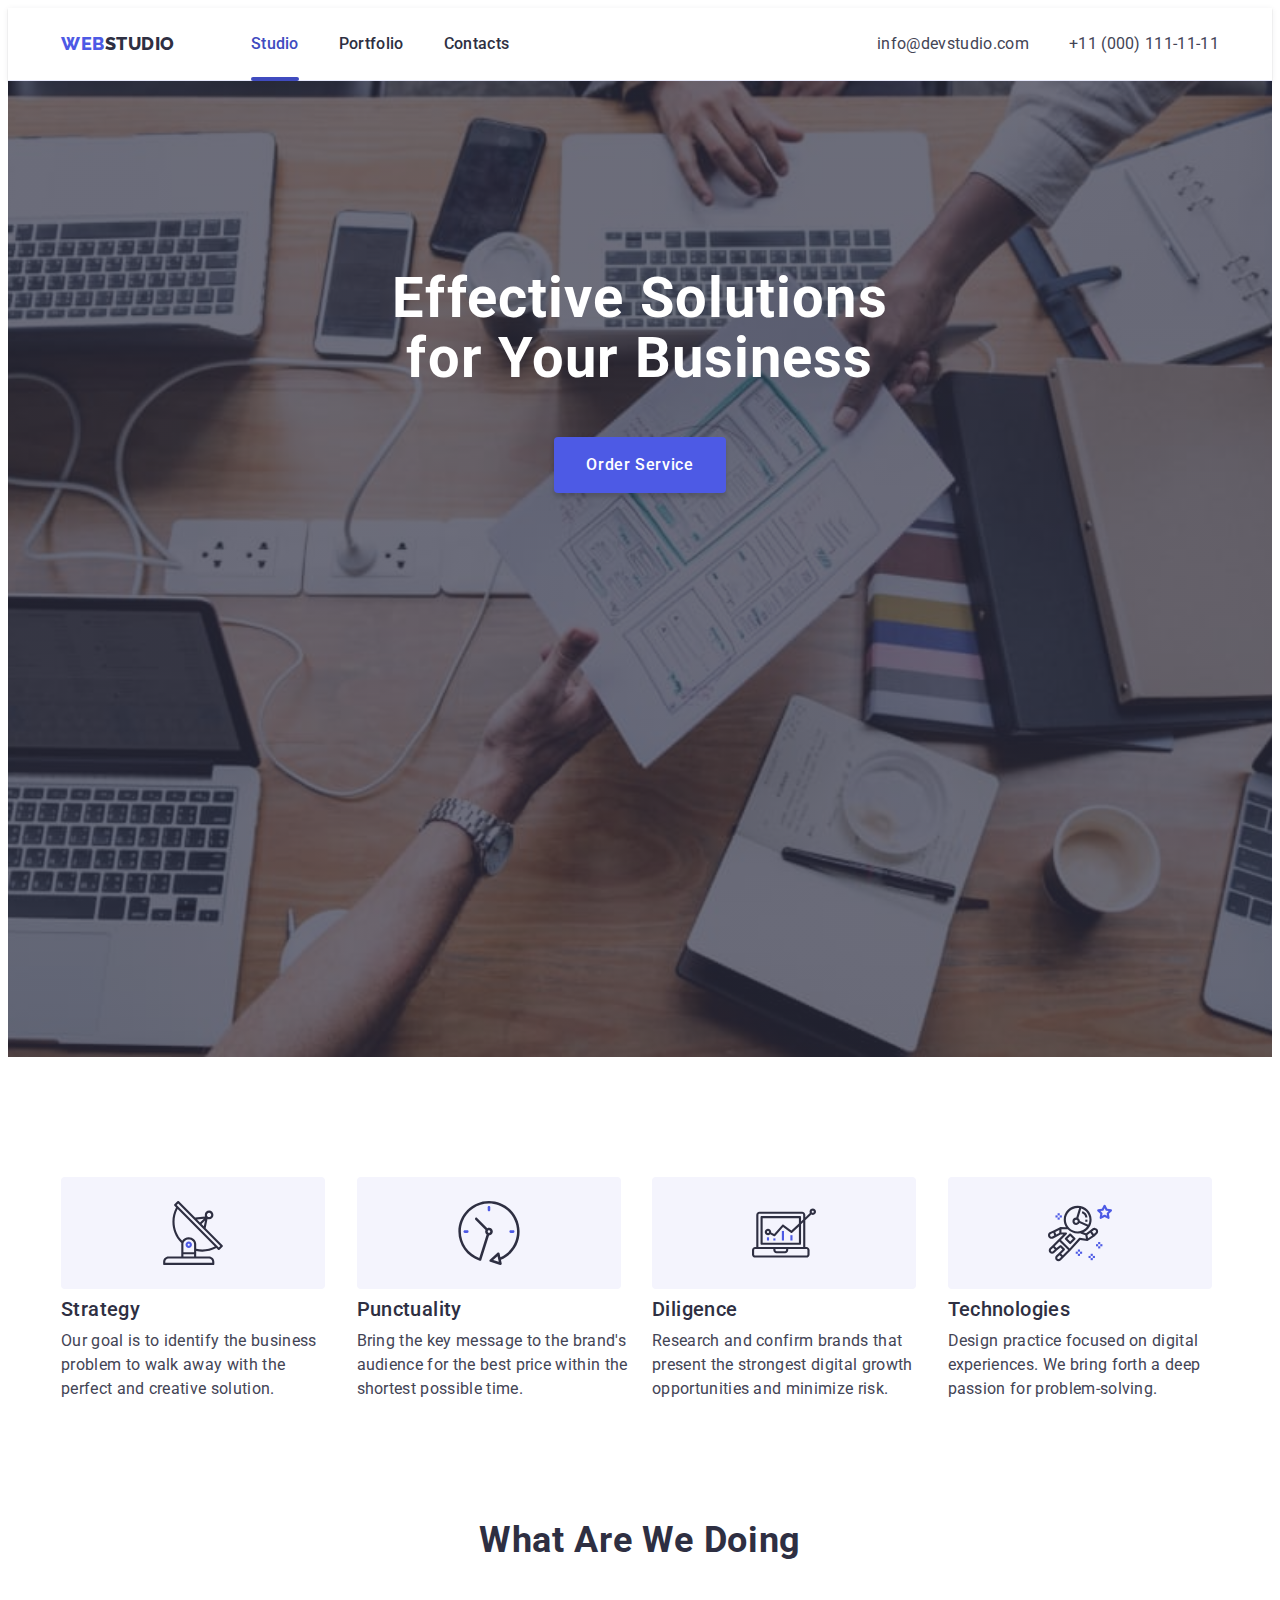
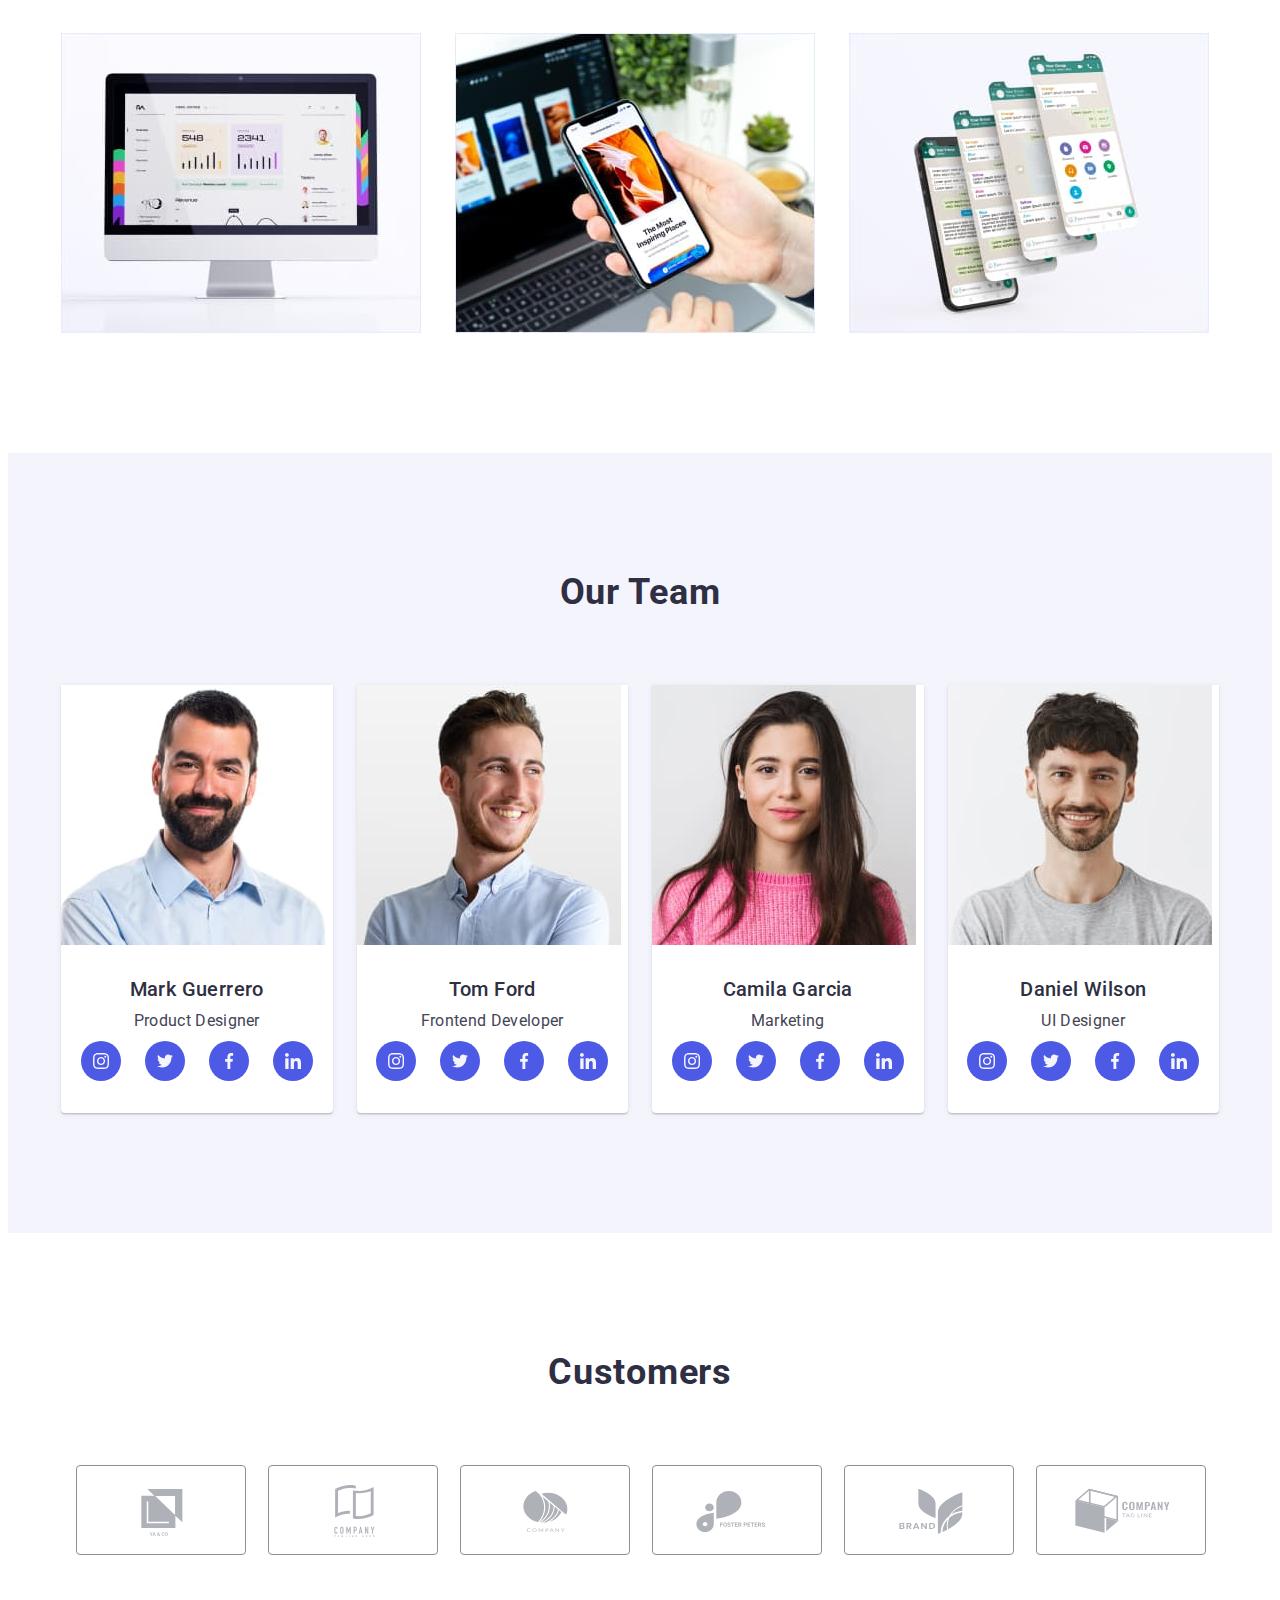
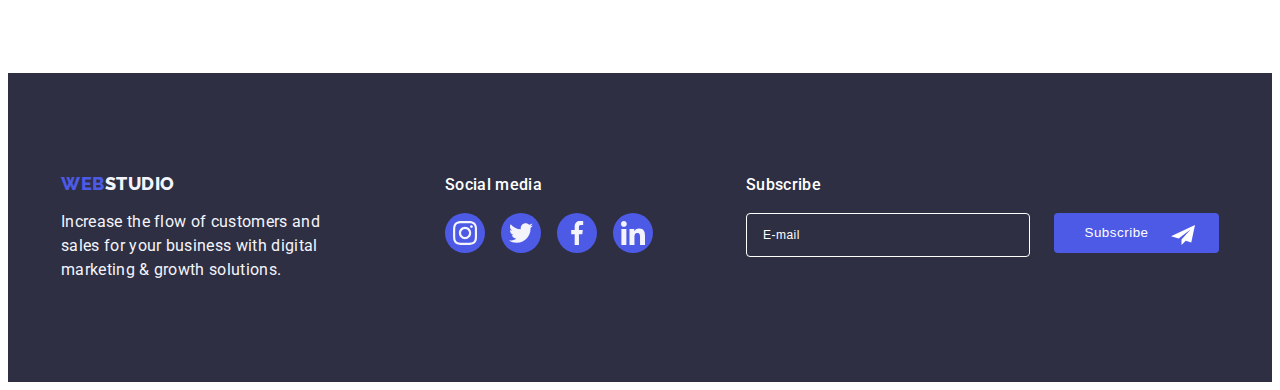
<file: index.html>
<!DOCTYPE html>
<html lang="en">
  <head>
    <meta charset="UTF-8" />
    <meta http-equiv="X-UA-Compatible" content="IE=edge" />
    <meta name="viewport" content="width=device-width, initial-scale=1.0" />
    <title>Web Studio</title>
    <link rel="preconnect" href="https://fonts.googleapis.com" />
    <link rel="preconnect" href="https://fonts.gstatic.com" crossorigin />
    <link
      href="https://fonts.googleapis.com/css2?family=Raleway:wght@800&family=Roboto:wght@400;500;700;900&display=swap"
      rel="stylesheet"
    />
    <link
      rel="stylesheet"
      href="https://cdnjs.cloudflare.com/ajax/libs/modern-normalize/1.1.0/modern-normalize.min.css"
      integrity="sha512-wpPYUAdjBVSE4KJnH1VR1HeZfpl1ub8YT/NKx4PuQ5NmX2tKuGu6U/JRp5y+Y8XG2tV+wKQpNHVUX03MfMFn9Q=="
      crossorigin="anonymous"
      referrerpolicy="no-referrer"
    />
    <link rel="stylesheet" href="./css/styles.css" />
  </head>
  <body>
    <!-- Шапка сайту -->

    <header class="header">
      <div class="container header-container">
        <nav class="header-navigation">
          <a href="./index.html" class="header-logo logo link"
            >Web<span class="logo-design">Studio</span></a
          >
          <ul class="header-list list">
            <li class="header-item">
              <a class="header-link header-link-active link" href="./index.html"
                >Studio</a
              >
            </li>
            <li class="header-item">
              <a class="header-link link" href="./portfolio.html">Portfolio</a>
            </li>
            <li class="header-item">
              <a class="header-link link" href="">Contacts</a>
            </li>
          </ul>
        </nav>
        <address class="header-address">
          <ul class="list">
            <li>
              <a
                class="header-address-link link"
                href="mailto:info@devstudio.com"
                >info@devstudio.com</a
              >
            </li>
            <li>
              <a class="header-address-link link" href="tel:+110001111111"
                >+11 (000) 111-11-11</a
              >
            </li>
          </ul>
        </address>
      </div>
    </header>
    <!-- Унікальний контент -->
    <main>
      <!-- Герой -->

      <section class="hero">
        <div class="container">
          <h1 class="hero-title">Effective Solutions for Your Business</h1>
          <button type="button" class="hero-btn btn" data-modal-open>
            Order Service
          </button>
        </div>
      </section>

      <!-- Переваги -->

      <section class="advantages section">
        <div class="container">
          <h2 class="title" hidden>our info</h2>
          <ul class="advantages-list list">
            <li class="advantages-item">
              <div class="advantages-icon">
                <svg class="team-soc-icon" width="64" height="64">
                  <use href="./images/icons.svg#icon-antenna"></use>
                </svg>
              </div>
              <h3 class="title-text">Strategy</h3>
              <p class="advantages-text text">
                Our goal is to identify the business problem to walk away with
                the perfect and creative solution.
              </p>
            </li>
            <li class="advantages-item">
              <div class="advantages-icon">
                <svg class="team-soc-icon" width="64" height="64">
                  <use href="./images/icons.svg#icon-clock"></use>
                </svg>
              </div>
              <h3 class="title-text">Punctuality</h3>
              <p class="advantages-text text">
                Bring the key message to the brand's audience for the best price
                within the shortest possible time.
              </p>
            </li>
            <li class="advantages-item">
              <div class="advantages-icon">
                <svg class="team-soc-icon" width="64" height="64">
                  <use href="./images/icons.svg#icon-diagram"></use>
                </svg>
              </div>
              <h3 class="title-text">Diligence</h3>
              <p class="advantages-text text">
                Research and confirm brands that present the strongest digital
                growth opportunities and minimize risk.
              </p>
            </li>
            <li class="advantages-item">
              <div class="advantages-icon">
                <svg class="team-soc-icon" width="64" height="64">
                  <use href="./images/icons.svg#icon-astronaut"></use>
                </svg>
              </div>
              <h3 class="title-text">Technologies</h3>
              <p class="advantages-text text">
                Design practice focused on digital experiences. We bring forth a
                deep passion for problem-solving.
              </p>
            </li>
          </ul>
        </div>
      </section>

      <!-- Чим ми займаємось -->

      <section class="about">
        <div class="container">
          <h2 class="about-title title">What are we doing</h2>
          <ul class="about-list list">
            <li class="about-item">
              <img
                src="./images/monitor.jpg"
                alt="Monitor photo"
                width="360"
                height="300"
              />
            </li>
            <li class="about-item">
              <img
                src="./images/phone.jpg"
                alt="Phone photo"
                width="360"
                height="300"
              />
            </li>
            <li class="about-item">
              <img
                src="./images/phone-slide.jpg"
                alt="Phone-slide photo"
                width="360"
                height="300"
              />
            </li>
          </ul>
        </div>
      </section>

      <!-- Наша команда -->

      <section class="team section">
        <div class="container">
          <h2 class="team-title title">Our Team</h2>
          <ul class="team-list list">
            <li class="team-item">
              <img
                src="./images/product-designer.jpg"
                alt="team member photo"
                width="264"
                height="260"
              />
              <div class="team-text-container">
                <h3 class="team-title-photo">Mark Guerrero</h3>
                <p class="team-text text">Product Designer</p>
                <ul class="team-soc-list list">
                  <li class="team-soc-item">
                    <a class="team-soc-link link" href="">
                      <svg class="team-soc-icon" width="16" height="16">
                        <use href="./images/icons.svg#icon-instagram"></use>
                      </svg>
                    </a>
                  </li>
                  <li class="team-soc-item">
                    <a class="team-soc-link link" href="">
                      <svg class="team-soc-icon" width="16" height="16">
                        <use href="./images/icons.svg#icon-twitter"></use>
                      </svg>
                    </a>
                  </li>
                  <li class="team-soc-item">
                    <a class="team-soc-link link" href="">
                      <svg class="team-soc-icon" width="16" height="16">
                        <use href="./images/icons.svg#icon-facebook"></use>
                      </svg>
                    </a>
                  </li>
                  <li class="team-soc-item">
                    <a class="team-soc-link link" href="">
                      <svg class="team-soc-icon" width="16" height="16">
                        <use href="./images/icons.svg#icon-linkedin"></use>
                      </svg>
                    </a>
                  </li>
                </ul>
              </div>
            </li>
            <li class="team-item">
              <img
                src="./images/frontend-developer.jpg"
                alt="team member photo"
                width="264"
                height="260"
              />
              <div class="team-text-container">
                <h3 class="team-title-photo">Tom Ford</h3>
                <p class="team-text text">Frontend Developer</p>
                <ul class="team-soc-list list">
                  <li class="team-soc-item">
                    <a class="team-soc-link link" href="">
                      <svg class="team-soc-icon" width="16" height="16">
                        <use href="./images/icons.svg#icon-instagram"></use>
                      </svg>
                    </a>
                  </li>
                  <li class="team-soc-item">
                    <a class="team-soc-link link" href="">
                      <svg class="team-soc-icon" width="16" height="16">
                        <use href="./images/icons.svg#icon-twitter"></use>
                      </svg>
                    </a>
                  </li>
                  <li class="team-soc-item">
                    <a class="team-soc-link link" href="">
                      <svg class="team-soc-icon" width="16" height="16">
                        <use href="./images/icons.svg#icon-facebook"></use>
                      </svg>
                    </a>
                  </li>
                  <li class="team-soc-item">
                    <a class="team-soc-link link" href="">
                      <svg class="team-soc-icon" width="16" height="16">
                        <use href="./images/icons.svg#icon-linkedin"></use>
                      </svg>
                    </a>
                  </li>
                </ul>
              </div>
            </li>
            <li class="team-item">
              <img
                src="./images/marketing.jpg"
                alt="team member photo"
                width="264"
                height="260"
              />
              <div class="team-text-container">
                <h3 class="team-title-photo">Camila Garcia</h3>
                <p class="team-text text">Marketing</p>
                <ul class="team-soc-list list">
                  <li class="team-soc-item">
                    <a class="team-soc-link link" href="">
                      <svg class="team-soc-icon" width="16" height="16">
                        <use href="./images/icons.svg#icon-instagram"></use>
                      </svg>
                    </a>
                  </li>
                  <li class="team-soc-item">
                    <a class="team-soc-link link" href="">
                      <svg class="team-soc-icon" width="16" height="16">
                        <use href="./images/icons.svg#icon-twitter"></use>
                      </svg>
                    </a>
                  </li>
                  <li class="team-soc-item">
                    <a class="team-soc-link link" href="">
                      <svg class="team-soc-icon" width="16" height="16">
                        <use href="./images/icons.svg#icon-facebook"></use>
                      </svg>
                    </a>
                  </li>
                  <li class="team-soc-item">
                    <a class="team-soc-link link" href="">
                      <svg class="team-soc-icon" width="16" height="16">
                        <use href="./images/icons.svg#icon-linkedin"></use>
                      </svg>
                    </a>
                  </li>
                </ul>
              </div>
            </li>
            <li class="team-item">
              <img
                src="./images/ui-designer.jpg"
                alt="team member photo"
                width="264"
                height="260"
              />
              <div class="team-text-container">
                <h3 class="team-title-photo">Daniel Wilson</h3>
                <p class="team-text text">UI Designer</p>
                <ul class="team-soc-list list">
                  <li class="team-soc-item">
                    <a class="team-soc-link link" href="">
                      <svg class="team-soc-icon" width="16" height="16">
                        <use href="./images/icons.svg#icon-instagram"></use>
                      </svg>
                    </a>
                  </li>
                  <li class="team-soc-item">
                    <a class="team-soc-link link" href="">
                      <svg class="team-soc-icon" width="16" height="16">
                        <use href="./images/icons.svg#icon-twitter"></use>
                      </svg>
                    </a>
                  </li>
                  <li class="team-soc-item">
                    <a class="team-soc-link link" href="">
                      <svg class="team-soc-icon" width="16" height="16">
                        <use href="./images/icons.svg#icon-facebook"></use>
                      </svg>
                    </a>
                  </li>
                  <li class="team-soc-item">
                    <a class="team-soc-link link" href="">
                      <svg class="team-soc-icon" width="16" height="16">
                        <use href="./images/icons.svg#icon-linkedin"></use>
                      </svg>
                    </a>
                  </li>
                </ul>
              </div>
            </li>
          </ul>
        </div>
      </section>

      <!-- Клієнти -->

      <section class="customers section">
        <div class="container">
          <h2 class="castomers-title title">Customers</h2>
          <ul class="castomers-list list">
            <li class="castomers-item">
              <a class="castomers-link link" href="">
                <svg class="castomers-icon" width="104" height="56">
                  <use href="./images/icons.svg#icon-Logo"></use>
                </svg>
              </a>
            </li>
            <li class="castomers-item">
              <a class="castomers-link link" href="">
                <svg class="castomers-icon" width="104" height="56">
                  <use href="./images/icons.svg#icon-Logo1"></use>
                </svg>
              </a>
            </li>
            <li class="castomers-item">
              <a class="castomers-link link" href="">
                <svg class="castomers-icon" width="104" height="56">
                  <use href="./images/icons.svg#icon-Logo2"></use>
                </svg>
              </a>
            </li>
            <li class="castomers-item">
              <a class="castomers-link link" href="">
                <svg class="castomers-icon" width="104" height="56">
                  <use href="./images/icons.svg#icon-Logo3"></use>
                </svg>
              </a>
            </li>
            <li class="castomers-item">
              <a class="castomers-link link" href="">
                <svg class="castomers-icon" width="104" height="56">
                  <use href="./images/icons.svg#icon-Logo4"></use>
                </svg>
              </a>
            </li>
            <li class="castomers-item">
              <a class="castomers-link link" href="">
                <svg class="castomers-icon" width="104" height="56">
                  <use href="./images/icons.svg#icon-Logo5"></use>
                </svg>
              </a>
            </li>
          </ul>
        </div>
      </section>
    </main>
    <!-- Футер -->
    <footer class="footer">
      <div class="container footer-container">
        <div class="footer-wrap-logo">
          <a class="footer-logo logo link" href="./index.html"
            >Web<span class="footer-logo-design">Studio</span>
          </a>
          <p class="footer-text text">
            Increase the flow of customers and sales for your business with
            digital marketing & growth solutions.
          </p>
        </div>
        <div class="footer-wrap-soc">
          <p class="footer-soc-text text">Social media</p>
          <ul class="footer-soc-list list">
            <li class="footer-soc-item">
              <a class="footer-soc-link link" href="">
                <svg class="footer-soc-icon" width="24" height="24">
                  <use href="./images/icons.svg#icon-instagram"></use>
                </svg>
              </a>
            </li>
            <li class="footer-soc-item">
              <a class="footer-soc-link link" href="">
                <svg class="footer-soc-icon" width="24" height="24">
                  <use href="./images/icons.svg#icon-twitter"></use>
                </svg>
              </a>
            </li>
            <li class="footer-soc-item">
              <a class="footer-soc-link link" href="">
                <svg class="footer-soc-icon" width="24" height="24">
                  <use href="./images/icons.svg#icon-facebook"></use>
                </svg>
              </a>
            </li>
            <li class="footer-soc-item">
              <a class="footer-soc-link link" href="">
                <svg class="footer-soc-icon" width="24" height="24">
                  <use href="./images/icons.svg#icon-linkedin"></use>
                </svg>
              </a>
            </li>
          </ul>
        </div>
        <div class="footer-wrap-form">
          <p class="footer-form-title text">Subscribe</p>
          <form class="footer-form">
            <div class="footer-input-wrap">
              <label for="mail"></label>
              <input
                type="email"
                class="footer-form-input"
                name="user-email"
                id="mail"
                placeholder="E-mail"
                required
              />
            </div>
            <div class="footer-btn-wrap">
              <button type="submit" class="footer-form-btn">Subscribe</button>
              <svg class="footer-btn-icon" width="24" height="24">
                <use href="./images/icons.svg#icon-frame"></use>
              </svg>
            </div>
          </form>
        </div>
      </div>
    </footer>
    <!-- Модальне вікно -->
    <div class="backdrop is-hidden" data-modal>
      <div class="modal">
        <button type="button" class="button-modal-btn" data-modal-close>
          <svg class="modal-btn" width="8" height="8">
            <use href="./images/icons.svg#icon-close-black"></use>
          </svg>
        </button>

        <!-- Форма -->

        <p class="modal-title">Leave your contacts and we will call you back</p>
        <form class="modal-form">
          <div class="modal-field">
            <label for="user-name" class="input-text">Name</label>
            <div class="input-wrap">
              <input
                type="text"
                class="modal-input"
                name="user-name"
                id="user-name"
                required
              />
              <svg class="modal-icon" width="18" height="18">
                <use href="./images/icons.svg#icon-person"></use>
              </svg>
            </div>
          </div>
          <div class="modal-field">
            <label for="user-phone" class="input-text">Phone</label>
            <div class="input-wrap">
              <input
                type="tel"
                class="modal-input"
                name="user-phone"
                id="user-phone"
                required
              />
              <svg class="modal-icon" width="18" height="24">
                <use href="./images/icons.svg#icon-phone"></use>
              </svg>
            </div>
          </div>
          <div class="modal-field">
            <label for="user-email" class="input-text">Email</label>
            <div class="input-wrap">
              <input
                type="email"
                class="modal-input"
                name="user-email"
                id="user-email"
                required
              />
              <svg class="modal-icon" width="18" height="24">
                <use href="./images/icons.svg#icon-email"></use>
              </svg>
            </div>
          </div>
          <div class="modal-comment-wrap">
            <label for="user-comment" class="input-text">Comment</label>
            <textarea
              name="user-comment"
              id="user-comment"
              class="modal-textarea"
              placeholder="Text input"
            ></textarea>
          </div>
          <div class="modal-checkbox">
            <input
              type="checkbox"
              name="privacy"
              id="privacy"
              class="input-check visually-hidden"
              value="true"
              required
            />
            <label for="privacy" class="check-text">
              <span>
                <svg class="privacy-icon" width="10" height="8">
                  <use href="./images/icons.svg#icon-vector"></use>
                </svg>
              </span>
              I accept the terms and conditions of the &nbsp;<a
                class="privacy-text"
                href=""
                >Privacy Policy</a
              >
            </label>
          </div>
          <button type="submit" class="modal-buttom">Send</button>
        </form>
      </div>
    </div>
    <script src="./js/modal.js"></script>
  </body>
</html>
</file>
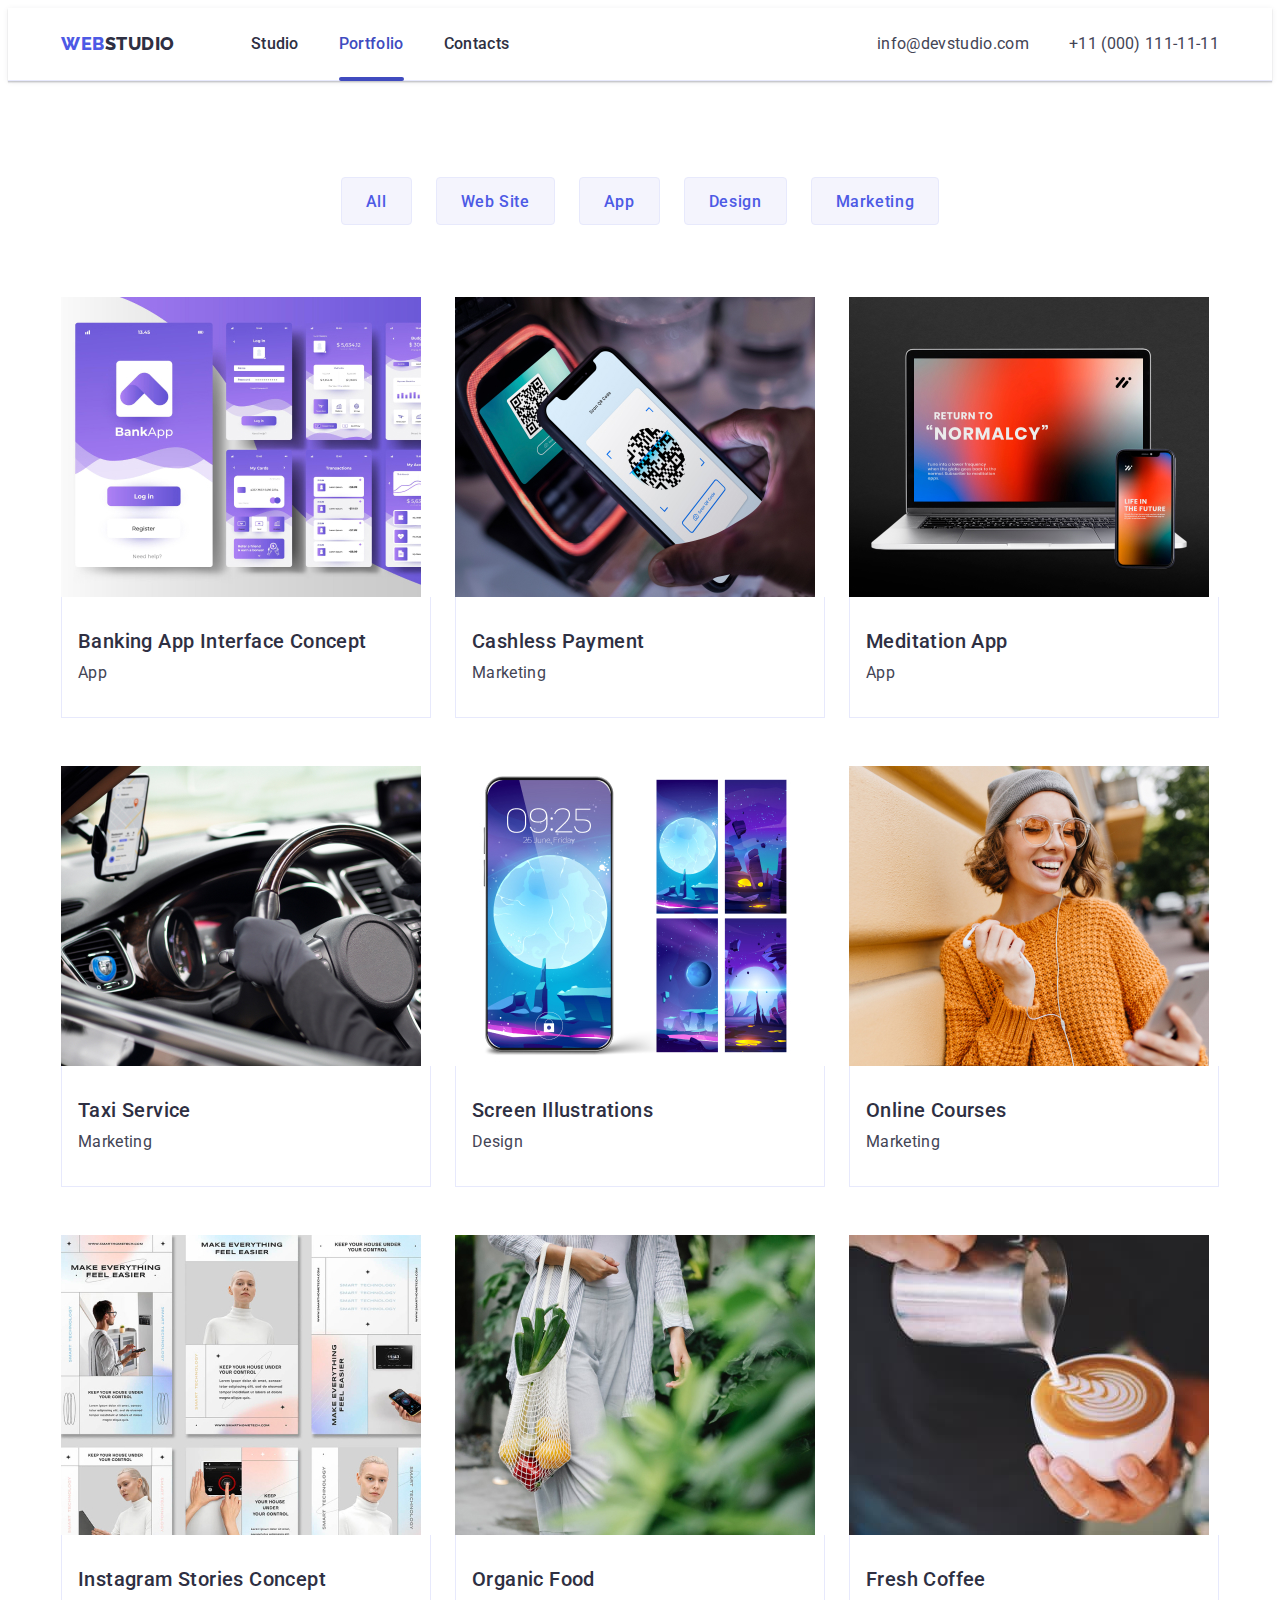
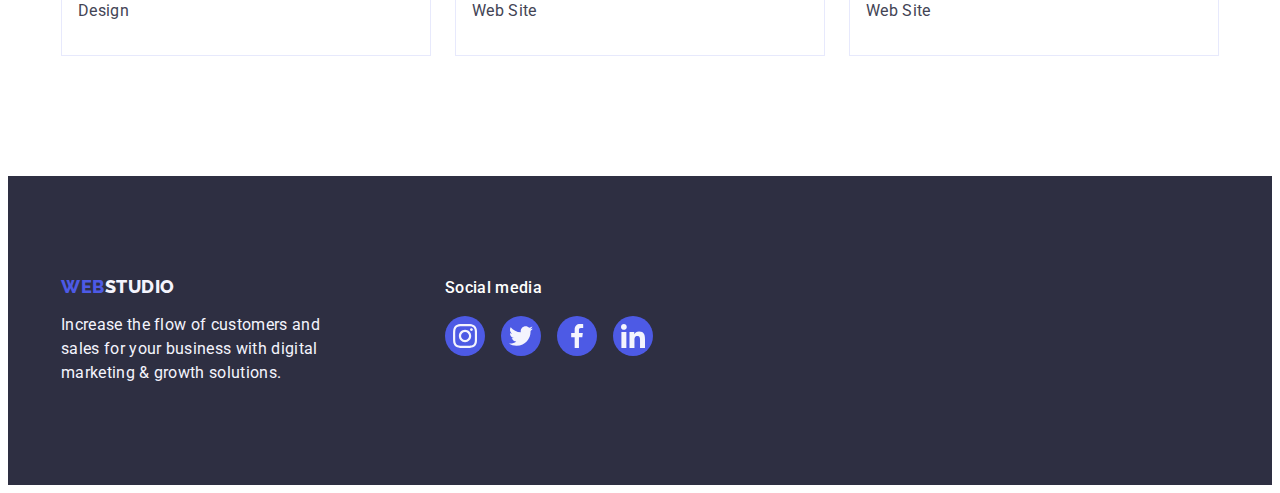
<file: portfolio.html>
<!DOCTYPE html>
<html lang="en">
  <head>
    <meta charset="UTF-8" />
    <meta http-equiv="X-UA-Compatible" content="IE=edge" />
    <meta name="viewport" content="width=device-width, initial-scale=1.0" />
    <title>Portfolio</title>
    <link rel="preconnect" href="https://fonts.googleapis.com" />
    <link rel="preconnect" href="https://fonts.gstatic.com" crossorigin />
    <link
      href="https://fonts.googleapis.com/css2?family=Raleway:wght@800&family=Roboto:wght@400;500;700;900&display=swap"
      rel="stylesheet"
    />
    <link
      rel="stylesheet"
      href="https://cdnjs.cloudflare.com/ajax/libs/modern-normalize/1.1.0/modern-normalize.min.css"
      integrity="sha512-wpPYUAdjBVSE4KJnH1VR1HeZfpl1ub8YT/NKx4PuQ5NmX2tKuGu6U/JRp5y+Y8XG2tV+wKQpNHVUX03MfMFn9Q=="
      crossorigin="anonymous"
      referrerpolicy="no-referrer"
    />
    <link rel="stylesheet" href="./css/styles.css" />
  </head>
  <body>
    <!-- Шапка сайту -->
    <header class="header header-portfolio">
      <div class="container header-container">
        <nav class="header-navigation">
          <a href="./index.html" class="header-logo logo link"
            >Web<span class="logo-design">Studio</span></a
          >
          <ul class="header-list list">
            <li class="header-item">
              <a class="header-link link" href="./index.html">Studio</a>
            </li>
            <li class="header-item">
              <a
                class="header-link header-link-active link"
                href="./portfolio.html"
                >Portfolio</a
              >
            </li>
            <li class="header-item">
              <a class="header-link link" href="">Contacts</a>
            </li>
          </ul>
        </nav>
        <address class="header-address">
          <ul class="list">
            <li>
              <a
                class="header-address-link link"
                href="mailto:info@devstudio.com"
                >info@devstudio.com</a
              >
            </li>
            <li>
              <a class="header-address-link link" href="tel:+110001111111"
                >+11 (000) 111-11-11</a
              >
            </li>
          </ul>
        </address>
      </div>
    </header>
    <!-- Унікальний контент -->
    <main>
      <!-- Секція фільтрів по проектам -->
      <section class="portfolio">
        <div class="container">
          <h1 class="hero-title" hidden>List of projects</h1>
          <ul class="filter-list list">
            <li class="filter-item">
              <button type="button" class="filter-btn btn">All</button>
            </li>
            <li class="filter-item">
              <button type="button" class="filter-btn btn">Web Site</button>
            </li>
            <li class="filter-item">
              <button type="button" class="filter-btn btn">App</button>
            </li>
            <li class="filter-item">
              <button type="button" class="filter-btn btn">Design</button>
            </li>
            <li class="filter-item">
              <button type="button" class="filter-btn btn">Marketing</button>
            </li>
          </ul>
          <!-- Секція проектів -->
          <ul class="gallery-list list">
            <li class="gallery-item">
              <a class="gallery-link link" href="">
                <div class="gallery-cover-wrap">
                  <img
                    src="./images/project1.jpg"
                    class="advantages-text text"
                    alt="Banking App"
                    width="360"
                    height="300"
                  />
                  <p class="gallery-top-text">
                    14 Stylish and User-Friendly App Design Concepts · Task
                    Manager App · Calorie Tracker App · Exotic Fruit Ecommerce
                    App · Cloud Storage App
                  </p>
                </div>
                <div class="text-photo">
                  <h2 class="title-text galery-title">
                    Banking App Interface Concept
                  </h2>
                  <p class="galery-text text">App</p>
                </div></a
              >
            </li>
            <li class="gallery-item">
              <a class="gallery-link link" href="">
                <div class="gallery-cover-wrap">
                  <img
                    src="./images/project2.jpg"
                    alt="Payment"
                    width="360"
                    height="300"
                  />
                  <p class="gallery-top-text">
                    14 Stylish and User-Friendly App Design Concepts · Task
                    Manager App · Calorie Tracker App · Exotic Fruit Ecommerce
                    App · Cloud Storage App
                  </p>
                </div>
                <div class="text-photo">
                  <h2 class="title-text galery-title">Cashless Payment</h2>
                  <p class="galery-text text">Marketing</p>
                </div>
              </a>
            </li>
            <li class="gallery-item">
              <a class="gallery-link link" href="">
                <div class="gallery-cover-wrap">
                  <img
                    src="./images/project3.jpg"
                    alt="Meditation App"
                    width="360"
                    height="300"
                  />
                  <p class="gallery-top-text">
                    14 Stylish and User-Friendly App Design Concepts · Task
                    Manager App · Calorie Tracker App · Exotic Fruit Ecommerce
                    App · Cloud Storage App
                  </p>
                </div>
                <div class="text-photo">
                  <h2 class="title-text galery-title">Meditation App</h2>
                  <p class="galery-text text">App</p>
                </div>
              </a>
            </li>
            <li class="gallery-item">
              <a class="gallery-link link" href="">
                <div class="gallery-cover-wrap">
                  <img
                    src="./images/project4.jpg"
                    alt="car"
                    width="360"
                    height="300"
                  />
                  <p class="gallery-top-text">
                    14 Stylish and User-Friendly App Design Concepts · Task
                    Manager App · Calorie Tracker App · Exotic Fruit Ecommerce
                    App · Cloud Storage App
                  </p>
                </div>
                <div class="text-photo">
                  <h2 class="title-text galery-title">Taxi Service</h2>
                  <p class="galery-text text">Marketing</p>
                </div>
              </a>
            </li>
            <li class="gallery-item">
              <a class="gallery-link link" href="">
                <div class="gallery-cover-wrap">
                  <img
                    src="./images/project5.jpg"
                    alt="phone"
                    width="360"
                    height="300"
                  />
                  <p class="gallery-top-text">
                    14 Stylish and User-Friendly App Design Concepts · Task
                    Manager App · Calorie Tracker App · Exotic Fruit Ecommerce
                    App · Cloud Storage App
                  </p>
                </div>
                <div class="text-photo">
                  <h2 class="title-text galery-title">Screen Illustrations</h2>
                  <p class="galery-text text">Design</p>
                </div>
              </a>
            </li>
            <li class="gallery-item">
              <a class="gallery-link link" href="">
                <div class="gallery-cover-wrap">
                  <img
                    src="./images/project6.jpg"
                    alt="girl with phone"
                    width="360"
                    height="300"
                  />
                  <p class="gallery-top-text">
                    14 Stylish and User-Friendly App Design Concepts · Task
                    Manager App · Calorie Tracker App · Exotic Fruit Ecommerce
                    App · Cloud Storage App
                  </p>
                </div>
                <div class="text-photo">
                  <h2 class="title-text galery-title">Online Courses</h2>
                  <p class="galery-text text">Marketing</p>
                </div>
              </a>
            </li>
            <li class="gallery-item">
              <a class="gallery-link link" href="">
                <div class="gallery-cover-wrap">
                  <img
                    src="./images/project7.jpg"
                    alt=" concept design"
                    width="360"
                    height="300"
                  />
                  <p class="gallery-top-text">
                    14 Stylish and User-Friendly App Design Concepts · Task
                    Manager App · Calorie Tracker App · Exotic Fruit Ecommerce
                    App · Cloud Storage App
                  </p>
                </div>
                <div class="text-photo">
                  <h2 class="title-text galery-title">
                    Instagram Stories Concept
                  </h2>
                  <p class="galery-text text">Design</p>
                </div>
              </a>
            </li>
            <li class="gallery-item">
              <a class="gallery-link link" href="">
                <div class="gallery-cover-wrap">
                  <img
                    src="./images/project8.jpg"
                    alt="products"
                    width="360"
                    height="300"
                  />
                  <p class="gallery-top-text">
                    14 Stylish and User-Friendly App Design Concepts · Task
                    Manager App · Calorie Tracker App · Exotic Fruit Ecommerce
                    App · Cloud Storage App
                  </p>
                </div>
                <div class="text-photo">
                  <h2 class="title-text galery-title">Organic Food</h2>
                  <p class="galery-text text">Web Site</p>
                </div>
              </a>
            </li>
            <li class="gallery-item">
              <a class="gallery-link link" href="">
                <div class="gallery-cover-wrap">
                  <img
                    src="./images/project9.jpg"
                    alt="cup of coffee"
                    width="360"
                    height="300"
                  />
                  <p class="gallery-top-text">
                    14 Stylish and User-Friendly App Design Concepts · Task
                    Manager App · Calorie Tracker App · Exotic Fruit Ecommerce
                    App · Cloud Storage App
                  </p>
                </div>
                <div class="text-photo">
                  <h2 class="title-text galery-title">Fresh Coffee</h2>
                  <p class="galery-text text">Web Site</p>
                </div>
              </a>
            </li>
          </ul>
        </div>
      </section>
    </main>
    <!-- Футер -->
    <footer class="footer">
      <div class="container footer-container">
        <div class="footer-wrap-logo">
          <a class="footer-logo logo link" href="./index.html"
            >Web<span class="footer-logo-design">Studio</span>
          </a>
          <p class="footer-text text">
            Increase the flow of customers and sales for your business with
            digital marketing & growth solutions.
          </p>
        </div>
        <div class="footer-wrap-soc">
          <p class="footer-soc-text text">Social media</p>
          <ul class="footer-soc-list list">
            <li class="footer-soc-item">
              <a class="footer-soc-link link" href="">
                <svg class="footer-soc-icon" width="24" height="24">
                  <use href="./images/icons.svg#icon-instagram"></use>
                </svg>
              </a>
            </li>
            <li class="footer-soc-item">
              <a class="footer-soc-link link" href="">
                <svg class="footer-soc-icon" width="24" height="24">
                  <use href="./images/icons.svg#icon-twitter"></use>
                </svg>
              </a>
            </li>
            <li class="footer-soc-item">
              <a class="footer-soc-link link" href="">
                <svg class="footer-soc-icon" width="24" height="24">
                  <use href="./images/icons.svg#icon-facebook"></use>
                </svg>
              </a>
            </li>
            <li class="footer-soc-item">
              <a class="footer-soc-link link" href="">
                <svg class="footer-soc-icon" width="24" height="24">
                  <use href="./images/icons.svg#icon-linkedin"></use>
                </svg>
              </a>
            </li>
          </ul>
        </div>
      </div>
    </footer>
  </body>
</html>
</file>
<file: css/styles.css>
:root {
  --main-tittle-color: #2e2f42;
  --color-white: #ffffff;
  --primary-color: #4d5ae5;
  --text-color: #434455;
  --color-hover: #404bbf;
  --color-cloud: #f4f4fd;
  --bg-gradient: linear-gradient(rgba(46, 47, 66, 0.7), rgba(46, 47, 66, 0.7));
}

p,
h1,
h2,
h3,
h4,
h5,
h6 {
  margin: 0;
}

ul {
  margin: 0;
  padding-left: 0;
}

img {
  display: block;
}

body {
  font-family: 'Roboto', sans-serif;
  background-color: var(--color-white);
  color: var(--text-color);
}

.list {
  list-style: none;
}

.link {
  text-decoration: none;
}

.visually-hidden {
  position: absolute;
  width: 1px;
  height: 1px;
  margin: -1px;
  border: 0;
  padding: 0;
  white-space: nowrap;
  clip-path: inset(100%);
  clip: rect(0 0 0 0);
  overflow: hidden;
}

.container {
  width: 1158px;
  padding-left: 15px;
  padding-right: 15px;
  margin: 0 auto;
  /* outline: 2px solid red; */
}

.logo {
  font-family: 'Raleway', sans-serif;
  font-style: normal;
  font-weight: 800;
  font-size: 18px;
  line-height: 1.17;
  display: flex;
  align-items: center;
  letter-spacing: 0.03em;
  text-transform: uppercase;
  color: var(--primary-color);
  transition: color 250ms cubic-bezier(0.4, 0, 0.2, 1);
}

.logo:hover,
.logo:focus {
  color: var(--color-hover);
}

.btn {
  font-family: 'Roboto', sans-serif;
  font-weight: 500;
  font-size: 16px;
  line-height: 1.5;
  align-items: center;
  letter-spacing: 0.04em;
  cursor: pointer;
}

.title {
  font-size: 36px;
  line-height: 1.11;
  text-align: center;
  letter-spacing: 0.02em;
  text-transform: capitalize;
  color: var(--main-tittle-color);
}

.text {
  font-size: 16px;
  line-height: 1.5;
  letter-spacing: 0.02em;
}

.title-text {
  font-weight: 500;
  font-size: 20px;
  line-height: 1.2;
  letter-spacing: 0.02em;
  color: var(--main-tittle-color);
}

.section {
  padding-top: 120px;
  padding-bottom: 120px;
}

/* ---------------Шапка сайту--------------- */

.header {
  padding-top: 24px;
  padding-bottom: 24px;
  border-bottom: 1px solid #e7e9fc;
  box-shadow: 0px 2px 1px rgba(46, 47, 66, 0.08),
    0px 1px 1px rgba(46, 47, 66, 0.16), 0px 1px 6px rgba(46, 47, 66, 0.08);
}

.header-container {
  display: flex;
}

.header-navigation {
  display: flex;
  align-items: center;
  margin-right: auto;
}

.header-logo {
  margin-right: 76px;
}

.logo-design {
  color: var(--main-tittle-color);
}

.header-list {
  display: flex;
  gap: 40px;
  font-weight: 500;
  font-size: 16px;
  line-height: 1.5;
  letter-spacing: 0.02em;
  color: var(--color-cloud);
}

.header-item {
  position: relative;
  /* outline: 2px solid red; */
}

.header-link {
  color: var(--main-tittle-color);
  transition: color 250ms cubic-bezier(0.4, 0, 0.2, 1);
}

.header-link:hover,
.header-link:focus {
  color: var(--color-hover);
}

.header-link-active {
  color: var(--color-hover);
}

.header-link-active::after {
  content: '';
  position: absolute;
  left: 0;
  bottom: -25px;
  width: 100%;
  height: 4px;
  border-radius: 2px;
  background-color: var(--color-hover);
}

.header-address {
  font-style: normal;
  font-weight: 400;
  font-size: 16px;
  line-height: 1.5;
  letter-spacing: 0.02em;
}

.header-address .list {
  display: flex;
  gap: 40px;
}

.header-address-link {
  color: var(--text-color);
  transition: color 250ms cubic-bezier(0.4, 0, 0.2, 1);
}

.header-address-link:hover,
.header-address-link:focus {
  color: var(--color-hover);
}

/* ---------------Герой--------------- */

.hero {
  background-color: var(--main-tittle-color);
  padding-top: 188px;
  padding-bottom: 188px;
  max-width: 1440px;
  height: 600px;
  margin: 0 auto;
  background-image: var(--bg-gradient), url(../images/people-office.jpg);
  background-repeat: no-repeat;
  background-position: center;
  background-size: cover;
  /* outline: 2px solid red; */
}

.hero-title {
  font-weight: 700;
  font-size: 56px;
  line-height: 1.07;
  text-align: center;
  letter-spacing: 0.02em;
  color: var(--color-white);
  margin-bottom: 48px;
  max-width: 496px;
  margin-left: auto;
  margin-right: auto;
}

.hero-btn {
  min-width: 169px;
  height: 56px;
  padding: 16px 32px;
  display: block;
  margin: 0 auto;
  box-shadow: 0px 4px 4px rgba(0, 0, 0, 0.15);
  border-radius: 4px;
  border: transparent;
  color: var(--color-white);
  background-color: var(--primary-color);
  transition: background-color 250ms cubic-bezier(0.4, 0, 0.2, 1);
}

.hero-btn:hover,
.hero-btn:focus {
  background-color: var(--color-hover);
}

/* ---------------Переваги--------------- */

.advantages {
}
.advantages-title {
}
.advantages-list {
  display: flex;
  gap: 24px;
}
.advantages-item {
  width: calc((100% - 72px) / 4);
  /* outline: 2px solid red; */
}

.advantages-item .title-text {
  margin-bottom: 8px;
}
.advantages-title-text {
}
.advantages-text {
  color: var(--text-color);
}

.advantages-icon {
  width: 264px;
  height: 112px;
  border-radius: 4px;
  background-color: var(--color-cloud);
  display: flex;
  align-items: center;
  justify-content: center;
  margin-bottom: 8px;
}

/* ------------Чим ми займаємось------------ */

.about {
  padding-bottom: 120px;
}
.about-title {
  margin-bottom: 72px;
}
.about-list {
  display: flex;
  gap: 24px;
}

.about-item {
  width: calc((100% - 48px) / 3);
}

/* ------------Наша команда------------ */

.team {
  background-color: var(--color-cloud);
}
.team-title {
  margin-bottom: 72px;
}
.team-list {
  display: flex;
  gap: 24px;
}

.team-item {
  width: calc((100% - 72px) / 4);
  background-color: var(--color-white);
  box-shadow: 0px 1px 6px rgba(46, 47, 66, 0.08),
    0px 1px 1px rgba(46, 47, 66, 0.16), 0px 2px 1px rgba(46, 47, 66, 0.08);
  border-radius: 0px 0px 4px 4px;
}
.team-title-photo {
  font-weight: 500;
  font-size: 20px;
  line-height: 1.2;
  text-align: center;
  letter-spacing: 0.02em;
  color: #2e2f42;
  margin-bottom: 8px;
}

.team-text {
  text-align: center;
  color: var(--text-color);
  margin-bottom: 8px;
}

.team-text-container {
  padding: 32px 16px;
}

.team-soc-list {
  display: flex;
  justify-content: center;
  gap: 24px;
}

.team-soc-item {
  width: 40px;
  height: 40px;
}

.team-soc-link {
  width: 100%;
  height: 100%;
  border-radius: 50%;
  background-color: var(--primary-color);
  cursor: pointer;
  display: flex;
  align-items: center;
  justify-content: center;
  transition: background-color 250ms cubic-bezier(0.4, 0, 0.2, 1);
}

.team-soc-link:hover,
.team-soc-link:focus {
  background-color: #404bbf;
}

.team-soc-icon {
  fill: var(--color-cloud);
}

/* -----------Клієнти-------------  */

.castomers-title {
  margin-bottom: 72px;
}

.castomers-list {
  display: flex;
  justify-content: center;
  gap: 24px;
}

.castomers-item {
  width: 168px;
  height: 88px;
}
.castomers-link {
  width: 100%;
  height: 100%;
  cursor: pointer;
  display: flex;
  align-items: center;
  justify-content: center;
  color: #afb1b8;
  border: 1px solid #8e8f99;
  border-radius: 4px;
  transition: color 250ms cubic-bezier(0.4, 0, 0.2, 1),
    border 250ms cubic-bezier(0.4, 0, 0.2, 1);
}

.castomers-icon {
  fill: currentColor;
}
.castomers-link:hover,
.castomers-link:focus {
  border: 1px solid var(--color-hover);
  color: var(--color-hover);
}

/* ------------Футер------------ */

.footer {
  background-color: var(--main-tittle-color);
  padding-top: 100px;
  padding-bottom: 100px;
}

.footer-logo-design {
  color: var(--color-cloud);
}

.footer-text {
  max-width: 264px;
  color: var(--color-cloud);
  max-width: 264px;
}

.footer-logo {
  margin-bottom: 16px;
}

.footer-wrap-soc {
  margin-right: auto;
}

.footer-soc-text {
  font-weight: 500;
  color: var(--color-white);
  margin-bottom: 16px;
}

.footer-container {
  display: flex;
  /* outline: 2px solid red; */
}

.footer-wrap-logo {
  margin-right: 120px;
}

.footer-soc-list {
  display: flex;
  gap: 16px;
}

.footer-soc-item {
  width: 40px;
  height: 40px;
}

.footer-soc-link {
  width: 100%;
  height: 100%;
  border-radius: 50%;
  background-color: var(--primary-color);
  cursor: pointer;
  display: flex;
  align-items: center;
  justify-content: center;
  transition: background-color 250ms cubic-bezier(0.4, 0, 0.2, 1);
}

.footer-soc-link:hover,
.footer-soc-link:focus {
  background-color: #31d0aa;
}

.footer-soc-icon {
  fill: var(--color-cloud);
}

.footer-form-title {
  font-weight: 500;
  color: var(--color-white);
  margin-bottom: 16px;
}

.footer-form {
  display: flex;
  gap: 24px;
}

.footer-form-input {
  width: 264px;
  height: 40px;
  padding-left: 16px;
  border-radius: 4px;
  border: 1px solid var(--color-white);
  background-color: var(--main-tittle-color);
  color: var(--color-cloud);
  outline: transparent;
}

.footer-form-input::placeholder {
  font-size: 12px;
  line-height: 2;
  letter-spacing: 0.04em;
  color: var(--color-white);
}

.footer-form-input:focus {
  border-color: var(--primary-color);
}

.footer-form-btn {
  margin: 0 auto;
  min-width: 165px;
  height: 40px;
  padding-left: 24px;
  padding-right: 64px;
  text-align: center;
  font-weight: 500;
  letter-spacing: 0.04em;
  color: var(--color-white);
  background-color: var(--primary-color);
  cursor: pointer;
  border-radius: 4px;
  border: transparent;

  transition: background-color 250ms cubic-bezier(0.4, 0, 0.2, 1);
}

.footer-form-btn:hover,
.footer-form-btn:focus {
  background-color: var(--color-hover);
}

.footer-btn-wrap {
  position: relative;
}

.footer-btn-icon {
  position: absolute;
  right: 24px;
  top: 50%;
  transform: translateY(-50%);
  fill: var(--color-white);
}

/* ------------ПОРТФОЛІО------------ */

/* ---------------Шапка сайту--------------- */

.header-portfolio {
}

/* -- Секція фільтрів по проектам -- */

.portfolio {
  padding-top: 96px;
  padding-bottom: 120px;
}

.filter-btn {
  min-width: 69px;
  height: 48px;
  padding: 12px 24px;
  color: #4d5ae5;
  background: var(--color-cloud);
  border: 1px solid #e7e9fc;
  border-radius: 4px;
  transition: color 250ms cubic-bezier(0.4, 0, 0.2, 1),
    background-color 250ms cubic-bezier(0.4, 0, 0.2, 1),
    border 250ms cubic-bezier(0.4, 0, 0.2, 1),
    box-shadow 250ms cubic-bezier(0.4, 0, 0.2, 1);
}

.filter-list {
  display: flex;
  justify-content: center;
  margin-bottom: 72px;
  gap: 24px;
}

.filter-btn:hover,
.filter-btn:focus {
  color: var(--color-white);
  background-color: var(--color-hover);
  box-shadow: 0px 3px 1px rgba(0, 0, 0, 0.1), 0px 2px 1px rgba(0, 0, 0, 0.08),
    0px 2px 2px rgba(0, 0, 0, 0.12);
  border: 1px solid var(--color-hover);
}
/* -- Секція проектів -- */

.gallery-list {
  display: flex;
  flex-wrap: wrap;
  gap: 48px 24px;
}

.gallery-item {
  transition: box-shadow 250ms cubic-bezier(0.4, 0, 0.2, 1);
}

.gallery-item:hover {
  box-shadow: 0px 1px 6px rgba(46, 47, 66, 0.08),
    0px 1px 1px rgba(46, 47, 66, 0.16), 0px 2px 1px rgba(46, 47, 66, 0.08);
}

.gallery-list li {
  width: calc((100% - 48px) / 3);
}

.galery-title {
  margin-bottom: 8px;
}

.galery-text {
  color: var(--text-color);
}

.text-photo {
  border-left: 1px solid #e7e9fc;
  border-right: 1px solid #e7e9fc;
  border-bottom: 1px solid #e7e9fc;
  padding: 32px 16px;
}

.gallery-cover-wrap {
  position: relative;
  overflow: hidden;
}

.gallery-top-text {
  position: absolute;
  top: 0;
  font-size: 16px;
  line-height: 1.5;
  color: var(--color-cloud);
  background-color: var(--primary-color);
  padding: 40px 32px;
  height: 100%;
  transform: translateY(100%);
  transition: transform 250ms cubic-bezier(0.4, 0, 0.2, 1);
  overflow: auto;
}

.gallery-link:hover .gallery-top-text {
  transform: translateY(0);
}

/* --------- МОДАЛЬНЕ ВІКНО ---------- */

.backdrop {
  position: fixed;
  top: 0;
  background-color: rgba(46, 47, 66, 0.4);
  width: 100%;
  height: 100%;
  transition: opacity 250ms cubic-bezier(0.4, 0, 0.2, 1),
    visibility 250ms cubic-bezier(0.4, 0, 0.2, 1);
}

.modal {
  width: 408px;
  min-height: 576px;
  background-color: #fcfcfc;
  box-shadow: 0px 1px 1px rgba(0, 0, 0, 0.14), 0px 1px 3px rgba(0, 0, 0, 0.12),
    0px 2px 1px rgba(0, 0, 0, 0.2);
  border-radius: 4px;
  position: absolute;
  top: 50%;
  left: 50%;
  transform: translate(-50%, -50%) scaleY(1);
  transition: transform 250ms cubic-bezier(0.4, 0, 0.2, 1);
  padding: 24px;
}
.backdrop.is-hidden .modal {
  transform: translate(-50%, -50%) scaleY(0);
}

.button-modal-btn {
  width: 24px;
  height: 24px;
  border-radius: 50%;
  background-color: #e7e9fc;
  border: 1px solid rgba(0, 0, 0, 0.1);
  display: flex;
  align-items: center;
  justify-content: center;
  margin-left: auto;
  cursor: pointer;
  color: var(--main-tittle-color);
  margin-bottom: 24px;
}

.modal-btn {
  fill: currentColor;
}

.button-modal-btn:hover,
.button-modal-btn:focus {
  color: var(--color-white);
  background-color: var(--color-hover);
}
.is-hidden {
  opacity: 0;
  visibility: hidden;
  pointer-events: none;
}

/* ---------- Форма ----------- */

.modal-title {
  font-weight: 500;
  font-size: 16px;
  line-height: 1.5;
  text-align: center;
  color: #2e2f42;
  margin-bottom: 16px;
}

.modal-form {
}

.input-text {
  display: inline-block;
  font-size: 12px;
  line-height: 1.17;
  letter-spacing: 0.04em;
  color: #8e8f99;
  margin-bottom: 4px;
}

.modal-field {
  margin-bottom: 8px;
}

.input-wrap {
  position: relative;
}

.modal-input {
  width: 100%;
  height: 40px;
  border-radius: 4px;
  border: 1px solid rgba(46, 47, 66, 0.4);
  padding-left: 38px;
  outline: transparent;
}

.modal-input:focus {
  border-color: var(--primary-color);
}

.modal-input:focus + .modal-icon {
  fill: var(--primary-color);
}

.modal-icon {
  position: absolute;
  left: 16px;
  top: 50%;
  transform: translateY(-50%);
  fill: #2e2f42;
}

.modal-comment-wrap {
  margin-bottom: 16px;
}

.user-comment {
  display: block;
}

.modal-textarea {
  width: 100%;
  height: 120px;
  border-radius: 4px;
  border: 1px solid rgba(46, 47, 66, 0.4);
  outline: transparent;
  padding: 8px 16px;
  resize: none;
}

.modal-textarea:focus {
  border-color: var(--primary-color);
}

.modal-textarea::placeholder {
  font-size: 12px;
  line-height: 1.17;
  letter-spacing: 0.04em;
  color: rgba(46, 47, 66, 0.4);
}

.modal-checkbox {
  margin-bottom: 24px;
}

.privacy-text {
  color: var(--primary-color);
}

.check-text {
  font-size: 12px;
  line-height: 1.17;
  letter-spacing: 0.04em;
  display: flex;
  align-items: center;
  color: #8e8f99;
}

.check-text span {
  width: 16px;
  height: 16px;
  border: 1px solid rgba(46, 47, 66, 0.4);
  border-radius: 2px;
  margin-right: 8px;
  display: flex;
  align-items: center;
  justify-content: center;
  fill: transparent;
}

.input-check:checked + .check-text span {
  background-color: var(--color-hover);
  border: none;
  fill: var(--color-cloud);
}

.input-check:focus + .check-text span {
  border-color: var(--primary-color);
}

.modal-buttom {
  display: block;
  margin: 0 auto;
  min-width: 169px;
  height: 56px;
  padding: 16px 32px;
  text-align: center;
  color: var(--color-white);
  background-color: var(--primary-color);
  cursor: pointer;
  box-shadow: 0px 4px 4px rgba(0, 0, 0, 0.15);
  border-radius: 4px;
  border: transparent;
  transition: background-color 250ms cubic-bezier(0.4, 0, 0.2, 1);
}

.modal-buttom:hover,
.modal-buttom:focus {
  background-color: var(--color-hover);
}
</file>
